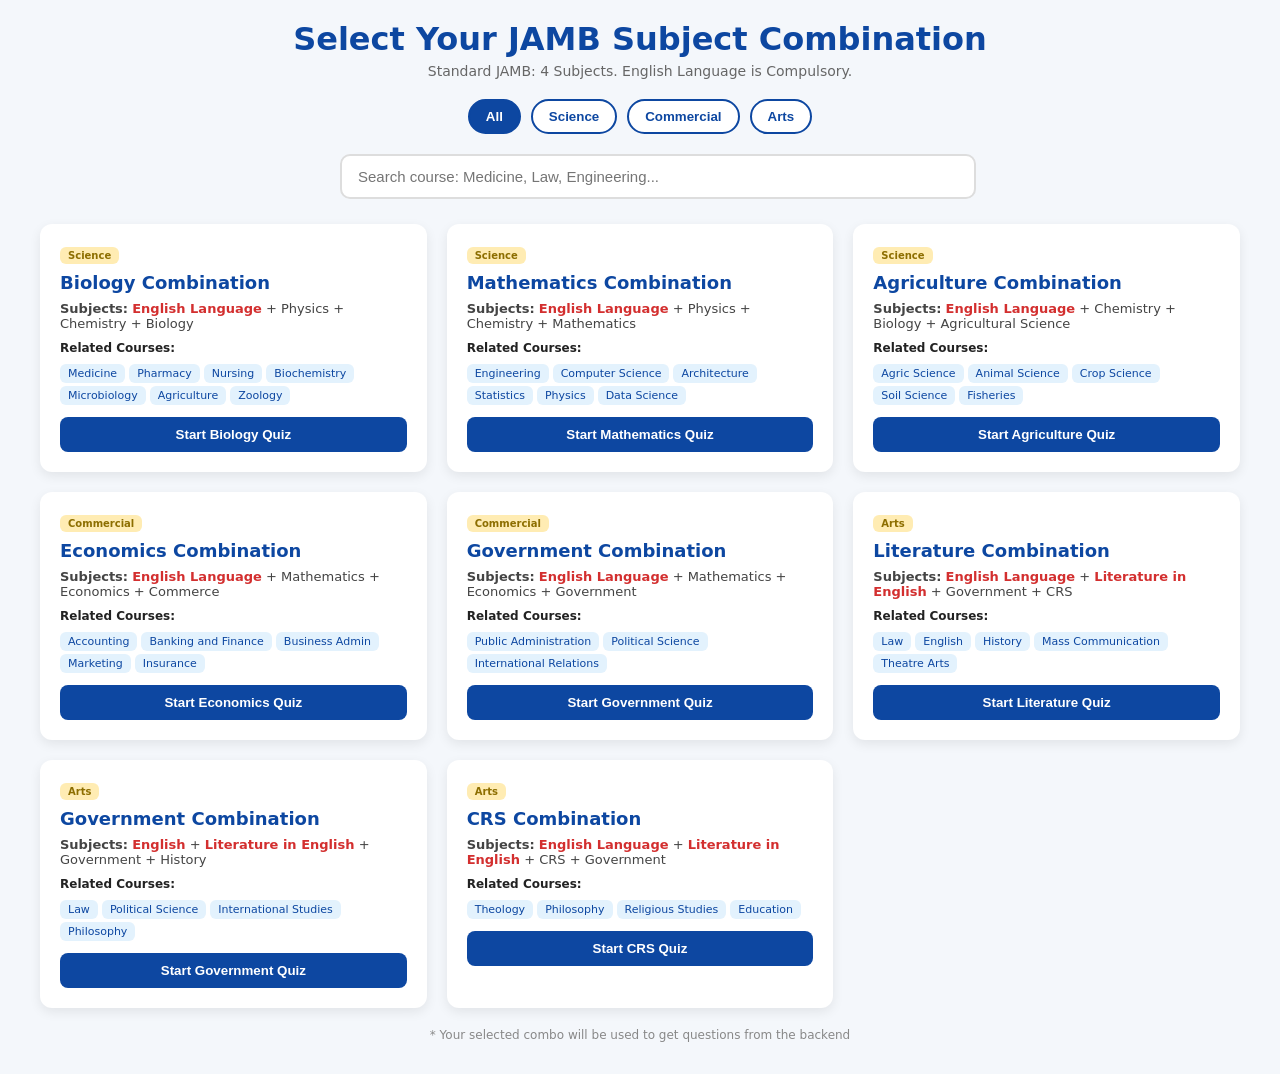
<file: index.html>
<!DOCTYPE html>
<html lang="en">
<head>
<meta charset="UTF-8">
<meta name="viewport" content="width=device-width, initial-scale=1.0">
<title>Select JAMB Combo - Standard</title>
<style>
  body { font-family: system-ui; background:#f4f7fb; margin:0; padding:20px; }
  header { text-align:center; margin-bottom:20px; }
  header h1 { color:#0d47a1; margin:0; }
  header p { color:#666; font-size:14px; margin:5px 0 0; }

  /* CATEGORY TABS */
  .tabs { display:flex; justify-content:center; gap:10px; margin-bottom:20px; flex-wrap:wrap; }
  .tab { padding:8px 16px; border:2px solid #0d47a1; background:#fff; color:#0d47a1; border-radius:20px; cursor:pointer; font-weight:600; }
  .tab.active { background:#0d47a1; color:#fff; }

  /* SEARCH */
  .search-wrap { max-width:600px; margin:0 auto 25px; }
  .search-wrap input { width:100%; padding:12px 16px; border:2px solid #ddd; border-radius:10px; font-size:15px; outline:none; }
  .search-wrap input:focus { border-color:#0d47a1; }

  .grid { display:grid; grid-template-columns: repeat(auto-fit, minmax(320px, 1fr)); gap:20px; max-width:1200px; margin:0 auto; }
  .card { background:#fff; border-radius:12px; padding:18px; box-shadow:0 4px 12px rgba(0,0,0,0.08); border:2px solid transparent; transition:0.2s; }
  .card:hover { transform:translateY(-4px); }
  .card.active { border-color:#0d47a1; background:#e3f2fd; }
  .category-badge { display:inline-block; background:#ffecb3; color:#8d6e00; padding:3px 8px; border-radius:6px; font-size:10px; font-weight:bold; margin-bottom:8px; }
  .card h2 { margin:0 0 8px; color:#0d47a1; font-size:18px; }
  .subjects { font-size:13px; color:#444; margin-bottom:10px; }
  .english { color:#d32f2f; font-weight:bold; }
  .courses { font-size:12px; color:#666; }
  .courses b { display:block; margin-bottom:6px; color:#222; }
  .tag { display:inline-block; background:#e3f2fd; color:#0d47a1; padding:3px 8px; border-radius:6px; margin:3px 4px 0 0; font-size:11px; cursor:pointer; }
  .btn { margin-top:12px; background:#0d47a1; color:#fff; border:none; padding:10px 14px; border-radius:8px; cursor:pointer; width:100%; font-weight:600; }
  .btn:disabled { background:#90caf9; cursor:not-allowed; }
  .note { text-align:center; font-size:12px; color:#888; margin-top:20px; }
</style>
</head>
<body>

<header>
  <h1>Select Your JAMB Subject Combination</h1>
  <p>Standard JAMB: 4 Subjects. English Language is Compulsory.</p>
</header>

<!-- CATEGORY FILTER -->
<div class="tabs">
  <button class="tab active" onclick="filterByCategory('All', this)">All</button>
  <button class="tab" onclick="filterByCategory('Science', this)">Science</button>
  <button class="tab" onclick="filterByCategory('Commercial', this)">Commercial</button>
  <button class="tab" onclick="filterByCategory('Arts', this)">Arts</button>
</div>

<!-- SEARCH -->
<div class="search-wrap">
  <input type="text" id="search" placeholder="Search course: Medicine, Law, Engineering...">
</div>

<div class="grid" id="comboGrid"></div>
<p class="note">* Your selected combo will be used to get questions from the backend</p>

<script>
  // STANDARD JAMB COMBOS: name = 4th subject. This is what backend uses
  const combos = [
    // SCIENCE
    { category: "Science", name: "Biology", subjects: ["English Language", "Physics", "Chemistry", "Biology"], courses: ["Medicine", "Pharmacy", "Nursing", "Biochemistry", "Microbiology", "Agriculture", "Zoology"] },
    { category: "Science", name: "Mathematics", subjects: ["English Language", "Physics", "Chemistry", "Mathematics"], courses: ["Engineering", "Computer Science", "Architecture", "Statistics", "Physics", "Data Science"] },
    { category: "Science", name: "Agriculture", subjects: ["English Language", "Chemistry", "Biology", "Agricultural Science"], courses: ["Agric Science", "Animal Science", "Crop Science", "Soil Science", "Fisheries"] },
    
    // COMMERCIAL
    { category: "Commercial", name: "Economics", subjects: ["English Language", "Mathematics", "Economics", "Commerce"], courses: ["Accounting", "Banking and Finance", "Business Admin", "Marketing", "Insurance"] },
    { category: "Commercial", name: "Government", subjects: ["English Language", "Mathematics", "Economics", "Government"], courses: ["Public Administration", "Political Science", "International Relations"] },
    
    // ARTS
    { category: "Arts", name: "Literature", subjects: ["English Language", "Literature in English", "Government", "CRS"], courses: ["Law", "English", "History", "Mass Communication", "Theatre Arts"] },
    { category: "Arts", name: "Government", subjects: ["English", "Literature in English", "Government", "History"], courses: ["Law", "Political Science", "International Studies", "Philosophy"] },
    { category: "Arts", name: "CRS", subjects: ["English Language", "Literature in English", "CRS", "Government"], courses: ["Theology", "Philosophy", "Religious Studies", "Education"] }
  ]

  const grid = document.getElementById('comboGrid')
  const search = document.getElementById('search')
  let currentCategory = 'All'
  const saved = JSON.parse(localStorage.getItem('combo'))

  function render(list) {
    grid.innerHTML = ''
    if(list.length === 0){ grid.innerHTML = `<div style="text-align:center; grid-column:1/-1;">No combination found</div>`; return }

    list.forEach(combo => {
      const isActive = saved && saved.name === combo.name
      const card = document.createElement('div')
      card.className = 'card' + (isActive ? ' active' : '')
      
      card.innerHTML = `
        <span class="category-badge">${combo.category}</span>
        <h2>${combo.name} Combination</h2>
        <div class="subjects">
          <b>Subjects:</b> 
          ${combo.subjects.map(s => s.includes('English') ? `<span class="english">${s}</span>` : s).join(' + ')}
        </div>
        <div class="courses">
          <b>Related Courses:</b>
          ${combo.courses.map(c => `<span class="tag" onclick="search.value='${c}'; filterAll()">${c}</span>`).join('')}
        </div>
        <button class="btn" ${isActive ? 'disabled' : ''} onclick='selectCombo(${JSON.stringify(combo).replace(/'/g, "&apos;")})'>
          ${isActive ? 'Selected ✓' : `Start ${combo.name} Quiz`}
        </button>
      `
      grid.appendChild(card)
    })
  }

  function filterAll() {
    const term = search.value.toLowerCase()
    let filtered = combos
    if(currentCategory !== 'All') filtered = filtered.filter(c => c.category === currentCategory)
    filtered = filtered.filter(c => 
      c.name.toLowerCase().includes(term) ||
      c.subjects.join(' ').toLowerCase().includes(term) ||
      c.courses.join(' ').toLowerCase().includes(term)
    )
    render(filtered)
  }

  function filterByCategory(cat, btn) {
    document.querySelectorAll('.tab').forEach(t => t.classList.remove('active'))
    btn.classList.add('active')
    currentCategory = cat
    filterAll()
  }

  function selectCombo(combo) {
    // STANDARD: Save full combo. Backend only needs combo.name
    localStorage.setItem('combo', JSON.stringify(combo))
    alert(`You selected ${combo.name} Combo\nSubjects: ${combo.subjects.join(', ')}`)
    window.location.href = 'quiz.html'
  }

  search.addEventListener('input', filterAll)
  render(combos) // initial load
</script>

</body>
</html>
</file>
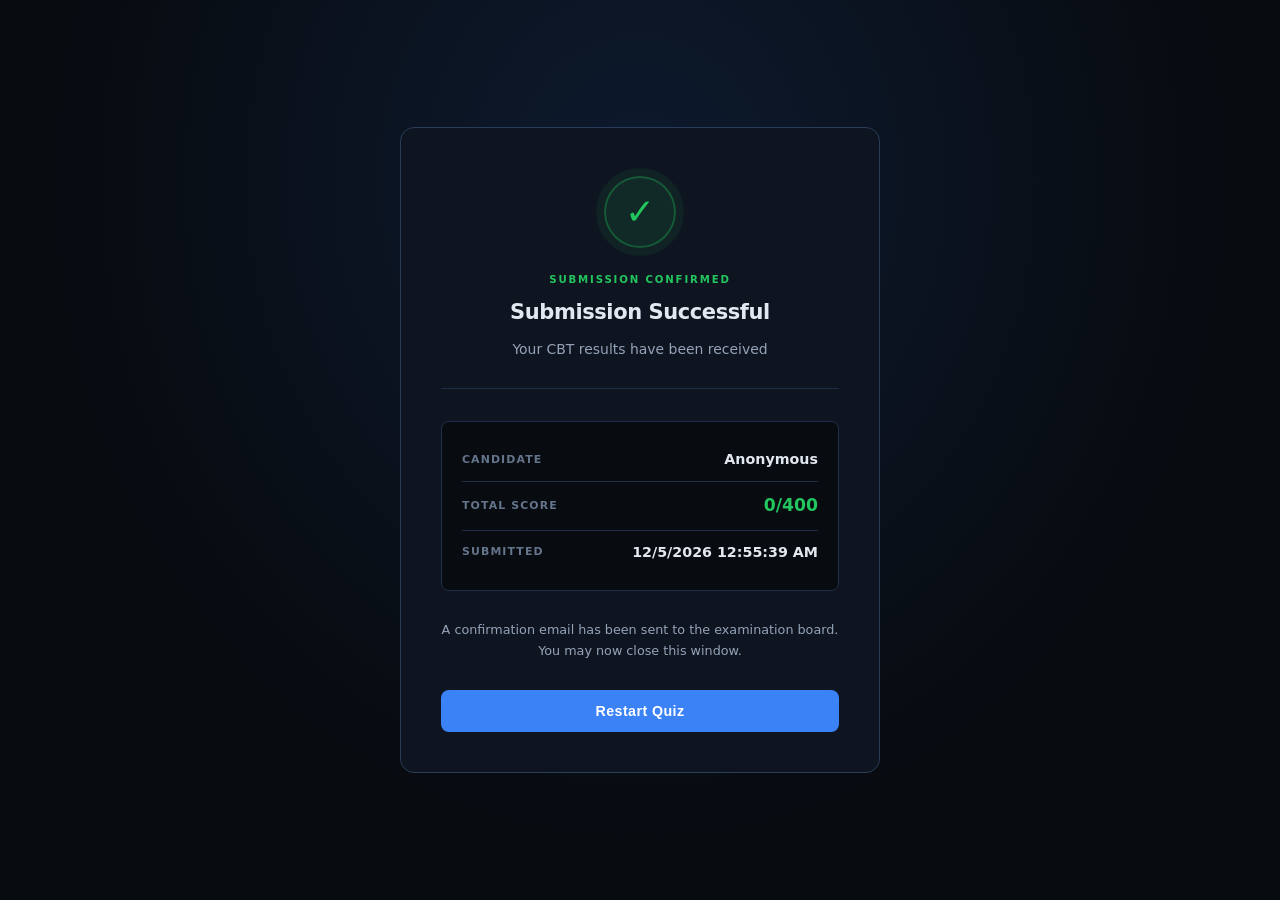
<file: thanks.html>
<!DOCTYPE html>
<html lang="en">
<head>
    <meta charset="UTF-8">
    <meta name="viewport" content="width=device-width, initial-scale=1.0">
    <title>Submission Successful</title>
    <style>
        *, *::before, *::after {
            box-sizing: border-box;
            margin: 0;
            padding: 0;
        }

        :root {
            --bg:        #080b10;
            --surface:   #0f1520;
            --surface2:  #162030;
            --border:    #1f2e45;
            --border2:   #2a3d58;
            --accent:    #3b82f6;
            --green:     #22c55e;
            --text:      #e2e8f0;
            --text2:     #94a3b8;
            --text3:     #64748b;
            --radius:    8px;
            --radius-lg: 14px;
        }

        html, body {
            height: 100%;
            background: var(--bg);
            color: var(--text);
            font-family: 'Segoe UI', system-ui, -apple-system, sans-serif;
            font-size: 15px;
            line-height: 1.6;
            -webkit-font-smoothing: antialiased;
        }

        #thanks {
            min-height: 100vh;
            padding: 32px 20px;
            background: radial-gradient(ellipse at 50% 20%, #0d1a2e 0%, var(--bg) 65%);
            display: flex;
            align-items: center;
            justify-content: center;
        }

        .thanks-card {
            background: var(--surface);
            border: 1px solid var(--border2);
            border-radius: var(--radius-lg);
            padding: 48px 40px 40px;
            width: 100%;
            max-width: 480px;
            text-align: center;
        }

        .thanks-icon {
            width: 72px;
            height: 72px;
            border-radius: 50%;
            background: rgba(34,197,94,0.12);
            border: 2px solid rgba(34,197,94,0.3);
            display: flex;
            align-items: center;
            justify-content: center;
            font-size: 36px;
            font-weight: 700;
            color: var(--green);
            margin: 0 auto 24px;
            box-shadow: 0 0 0 8px rgba(34,197,94,0.07);
        }

        .thanks-head {
            font-size: 1.4rem;
            font-weight: 700;
            color: var(--text);
            letter-spacing: -0.02em;
            margin-bottom: 8px;
        }

        .thanks-head::before {
            content: 'SUBMISSION CONFIRMED';
            display: block;
            font-size: 0.68rem;
            font-weight: 700;
            letter-spacing: 0.18em;
            color: var(--green);
            text-transform: uppercase;
            margin-bottom: 8px;
        }

        .thanks-sub {
            font-size: 0.93rem;
            color: var(--text2);
            margin-bottom: 32px;
            padding-bottom: 28px;
            border-bottom: 1px solid var(--border);
        }

        .thanks-details {
            background: var(--bg);
            border: 1px solid var(--border);
            border-radius: var(--radius);
            padding: 16px 20px;
            margin-bottom: 28px;
            text-align: left;
        }

        .detail-row {
            display: flex;
            justify-content: space-between;
            align-items: center;
            padding: 10px 0;
            border-bottom: 1px solid var(--border);
        }

        .detail-row:last-child {
            border-bottom: none;
        }

        .detail-label {
            font-size: 0.73rem;
            font-weight: 700;
            color: var(--text3);
            text-transform: uppercase;
            letter-spacing: 0.1em;
        }

        .detail-value {
            font-size: 0.95rem;
            font-weight: 600;
            color: var(--text);
        }

        #thanks-total {
            color: var(--green);
            font-size: 1.15rem;
            font-weight: 700;
        }

        .thanks-note {
            font-size: 0.85rem;
            color: var(--text2);
            line-height: 1.7;
            margin-bottom: 28px;
        }

        .thanks-btn {
            display: block;
            width: 100%;
            background: var(--accent);
            color: #fff;
            border: none;
            border-radius: var(--radius);
            font-size: 0.95rem;
            font-weight: 700;
            letter-spacing: 0.03em;
            padding: 13px;
            cursor: pointer;
            transition: background 0.18s, transform 0.1s;
        }

        .thanks-btn:hover  { background: #2563eb; }
        .thanks-btn:active { transform: scale(0.985); }
    </style>
</head>
<body>
    <div id="thanks">
        <div class="thanks-card">
            <div class="thanks-icon">✓</div>
            <h2 class="thanks-head">Submission Successful</h2>
            <p class="thanks-sub">Your CBT results have been received</p>
            
            <div class="thanks-details">
                <div class="detail-row">
                    <span class="detail-label">Candidate</span>
                    <span class="detail-value" id="thanks-name">--</span>
                </div>
                <div class="detail-row">
                    <span class="detail-label">Total Score</span>
                    <span class="detail-value" id="thanks-total">--</span>
                </div>
                <div class="detail-row">
                    <span class="detail-label">Submitted</span>
                    <span class="detail-value" id="thanks-time">--</span>
                </div>
            </div>

            <p class="thanks-note">A confirmation email has been sent to the examination board. You may now close this window.</p>
            
            <button class="thanks-btn" id="tbtn">Restart Quiz</button>
        </div>
    </div>

    <script>
        // Get data from localStorage with fallbacks
        document.getElementById('thanks-name').innerText = localStorage.getItem('name') || 'Anonymous'
        document.getElementById('thanks-total').innerText = Math.floor(localStorage.getItem('score') || 0) + '/400'
        
        // Set timestamp
        const now = new Date()
        document.getElementById('thanks-time').innerText = 
            now.toLocaleDateString() + ' ' + now.toLocaleTimeString()
        
        // Restart button - clears data and goes home
        document.getElementById('tbtn').addEventListener('click', function (){
            localStorage.clear()
            window.location.href = 'index.html'
        })
    </script>
</body>
</html>
</file>
